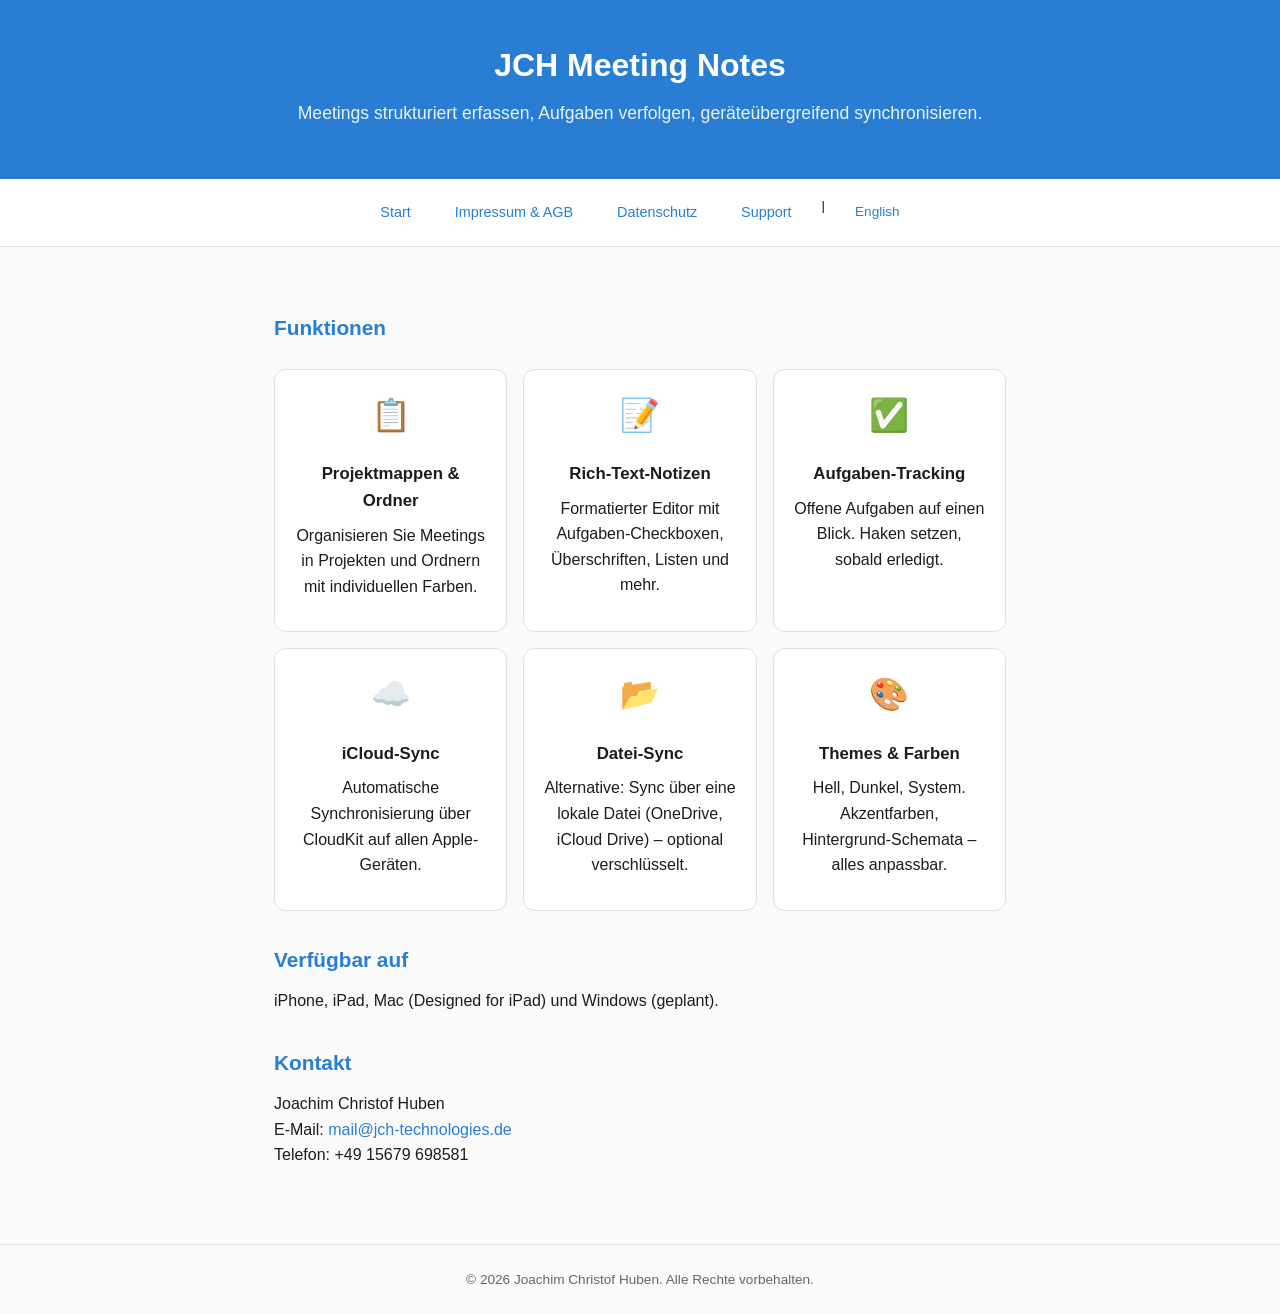
<file: docs/index.html>
<!DOCTYPE html>
<html lang="de">
<head>
  <meta charset="UTF-8">
  <meta name="viewport" content="width=device-width, initial-scale=1.0">
  <title>JCH Meeting Notes</title>
  <link rel="stylesheet" href="style.css">
</head>
<body>
  <header>
    <h1>JCH Meeting Notes</h1>
    <p>Meetings strukturiert erfassen, Aufgaben verfolgen, geräteübergreifend synchronisieren.</p>
  </header>
  <nav>
    <a href="index.html">Start</a>
    <a href="impressum.html">Impressum &amp; AGB</a>
    <a href="datenschutz.html">Datenschutz</a>
    <a href="support.html">Support</a>
    <span class="lang-switch">|</span>
    <a href="index_en.html" class="lang-switch">English</a>
  </nav>
  <main>
    <h2>Funktionen</h2>
    <div class="features">
      <div class="feature-card">
        <div class="icon">📋</div>
        <h3>Projektmappen &amp; Ordner</h3>
        <p>Organisieren Sie Meetings in Projekten und Ordnern mit individuellen Farben.</p>
      </div>
      <div class="feature-card">
        <div class="icon">📝</div>
        <h3>Rich-Text-Notizen</h3>
        <p>Formatierter Editor mit Aufgaben-Checkboxen, Überschriften, Listen und mehr.</p>
      </div>
      <div class="feature-card">
        <div class="icon">✅</div>
        <h3>Aufgaben-Tracking</h3>
        <p>Offene Aufgaben auf einen Blick. Haken setzen, sobald erledigt.</p>
      </div>
      <div class="feature-card">
        <div class="icon">☁️</div>
        <h3>iCloud-Sync</h3>
        <p>Automatische Synchronisierung über CloudKit auf allen Apple-Geräten.</p>
      </div>
      <div class="feature-card">
        <div class="icon">📂</div>
        <h3>Datei-Sync</h3>
        <p>Alternative: Sync über eine lokale Datei (OneDrive, iCloud Drive) – optional verschlüsselt.</p>
      </div>
      <div class="feature-card">
        <div class="icon">🎨</div>
        <h3>Themes &amp; Farben</h3>
        <p>Hell, Dunkel, System. Akzentfarben, Hintergrund-Schemata – alles anpassbar.</p>
      </div>
    </div>

    <h2>Verfügbar auf</h2>
    <p>iPhone, iPad, Mac (Designed for iPad) und Windows (geplant).</p>

    <h2>Kontakt</h2>
    <p>Joachim Christof Huben<br>
    E-Mail: <a href="mailto:mail@jch-technologies.de">mail@jch-technologies.de</a><br>
    Telefon: +49 15679 698581</p>
  </main>
  <footer>&copy; 2026 Joachim Christof Huben. Alle Rechte vorbehalten.</footer>
</body>
</html>
</file>
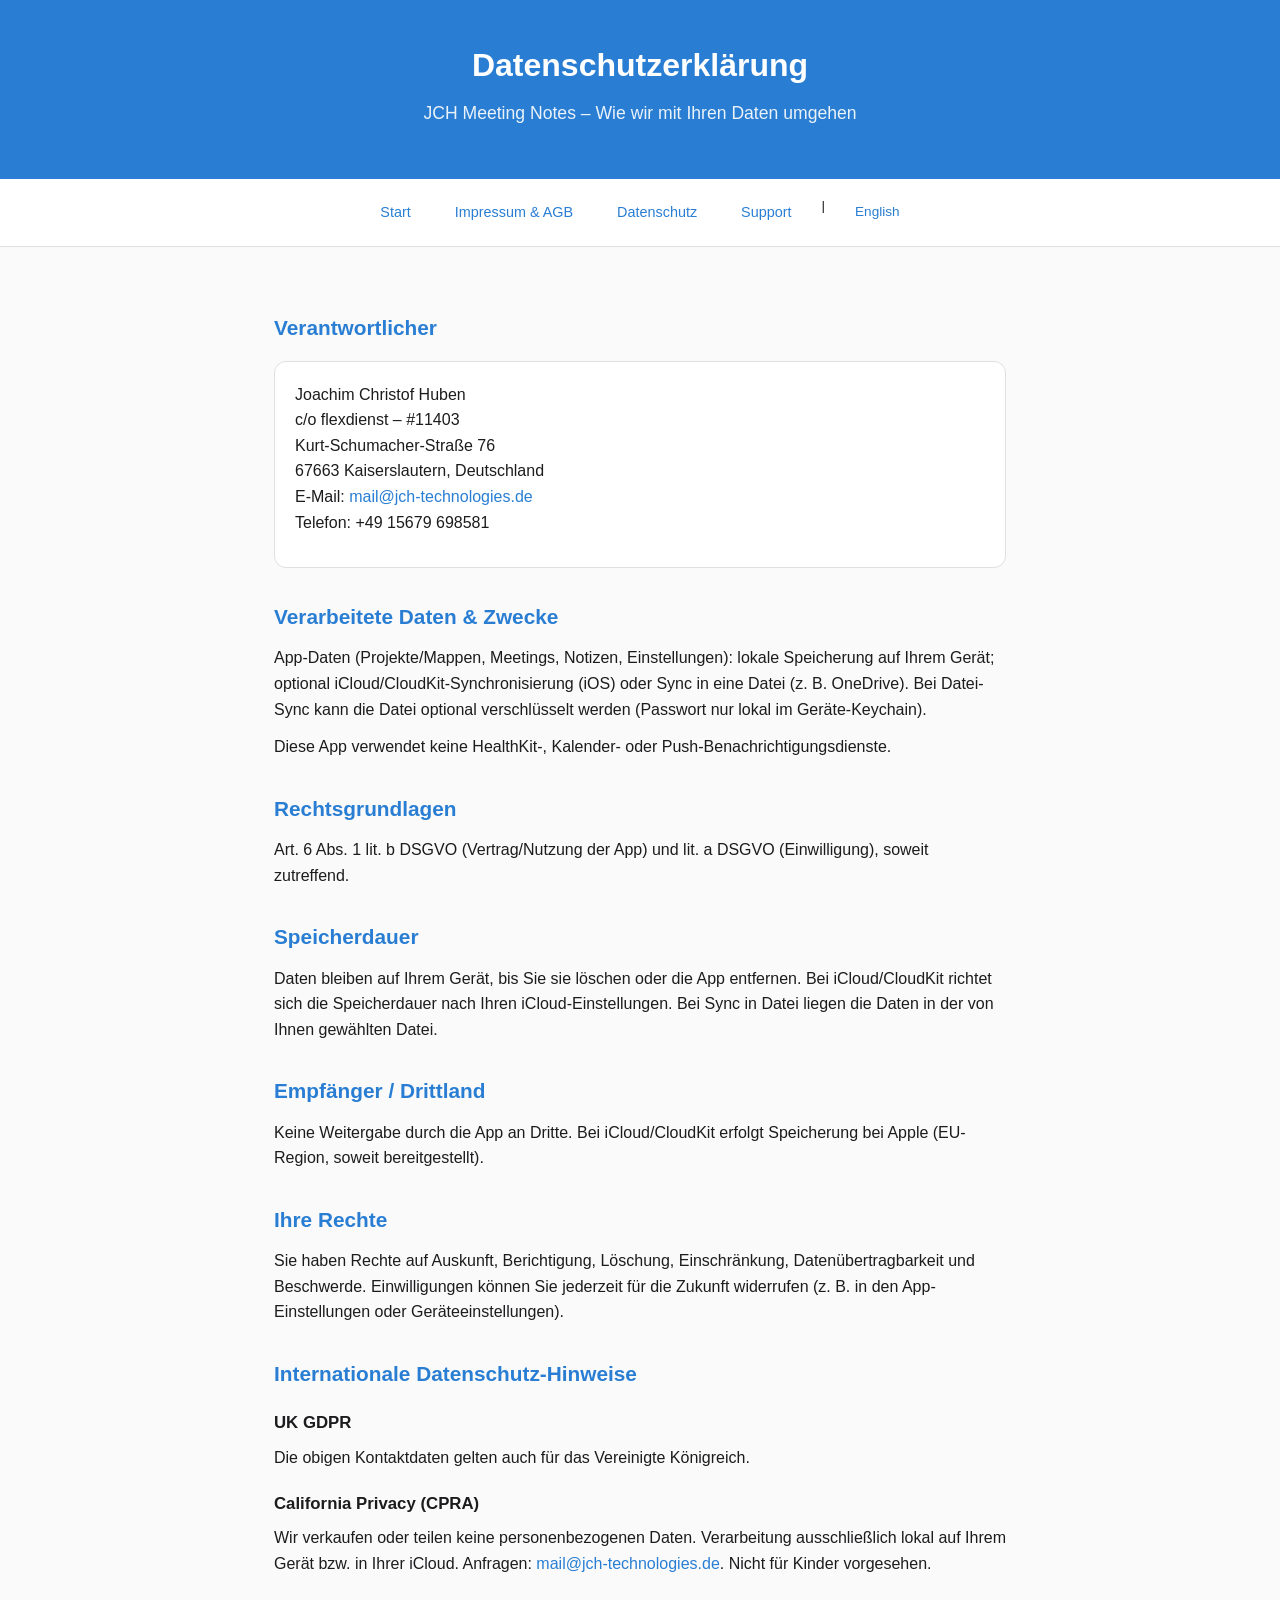
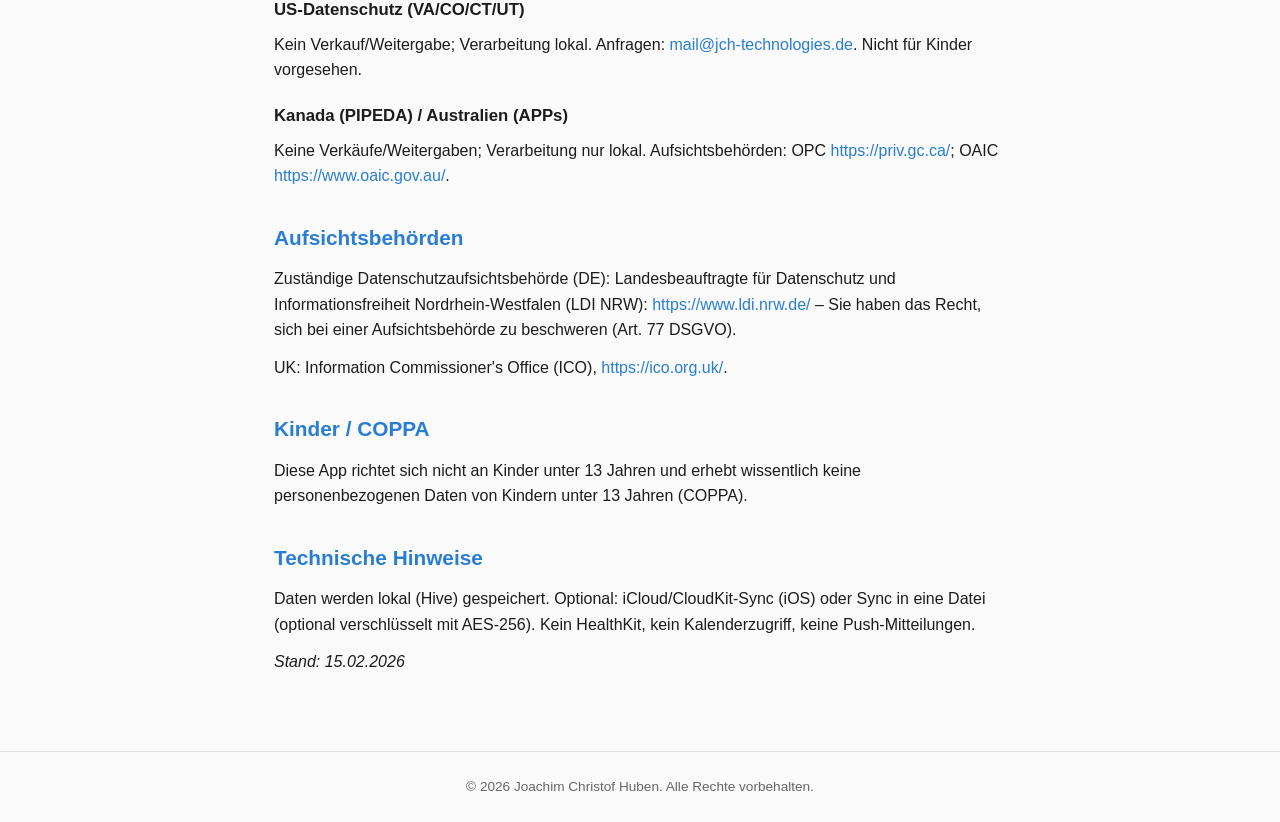
<file: docs/datenschutz.html>
<!DOCTYPE html>
<html lang="de">
<head>
  <meta charset="UTF-8">
  <meta name="viewport" content="width=device-width, initial-scale=1.0">
  <title>Datenschutzerklärung – JCH Meeting Notes</title>
  <link rel="stylesheet" href="style.css">
</head>
<body>
  <header>
    <h1>Datenschutzerklärung</h1>
    <p>JCH Meeting Notes – Wie wir mit Ihren Daten umgehen</p>
  </header>
  <nav>
    <a href="index.html">Start</a>
    <a href="impressum.html">Impressum &amp; AGB</a>
    <a href="datenschutz.html">Datenschutz</a>
    <a href="support.html">Support</a>
    <span class="lang-switch">|</span>
    <a href="privacy.html" class="lang-switch">English</a>
  </nav>
  <main>
    <h2>Verantwortlicher</h2>
    <div class="card">
      <p>Joachim Christof Huben<br>
      c/o flexdienst – #11403<br>
      Kurt-Schumacher-Straße 76<br>
      67663 Kaiserslautern, Deutschland<br>
      E-Mail: <a href="mailto:mail@jch-technologies.de">mail@jch-technologies.de</a><br>
      Telefon: +49 15679 698581</p>
    </div>

    <h2>Verarbeitete Daten &amp; Zwecke</h2>
    <p>App-Daten (Projekte/Mappen, Meetings, Notizen, Einstellungen): lokale Speicherung auf Ihrem Gerät; optional iCloud/CloudKit-Synchronisierung (iOS) oder Sync in eine Datei (z. B. OneDrive). Bei Datei-Sync kann die Datei optional verschlüsselt werden (Passwort nur lokal im Geräte-Keychain).</p>
    <p>Diese App verwendet keine HealthKit-, Kalender- oder Push-Benachrichtigungsdienste.</p>

    <h2>Rechtsgrundlagen</h2>
    <p>Art. 6 Abs. 1 lit. b DSGVO (Vertrag/Nutzung der App) und lit. a DSGVO (Einwilligung), soweit zutreffend.</p>

    <h2>Speicherdauer</h2>
    <p>Daten bleiben auf Ihrem Gerät, bis Sie sie löschen oder die App entfernen. Bei iCloud/CloudKit richtet sich die Speicherdauer nach Ihren iCloud-Einstellungen. Bei Sync in Datei liegen die Daten in der von Ihnen gewählten Datei.</p>

    <h2>Empfänger / Drittland</h2>
    <p>Keine Weitergabe durch die App an Dritte. Bei iCloud/CloudKit erfolgt Speicherung bei Apple (EU-Region, soweit bereitgestellt).</p>

    <h2>Ihre Rechte</h2>
    <p>Sie haben Rechte auf Auskunft, Berichtigung, Löschung, Einschränkung, Datenübertragbarkeit und Beschwerde. Einwilligungen können Sie jederzeit für die Zukunft widerrufen (z. B. in den App-Einstellungen oder Geräteeinstellungen).</p>

    <h2>Internationale Datenschutz-Hinweise</h2>
    <h3>UK GDPR</h3>
    <p>Die obigen Kontaktdaten gelten auch für das Vereinigte Königreich.</p>
    <h3>California Privacy (CPRA)</h3>
    <p>Wir verkaufen oder teilen keine personenbezogenen Daten. Verarbeitung ausschließlich lokal auf Ihrem Gerät bzw. in Ihrer iCloud. Anfragen: <a href="mailto:mail@jch-technologies.de">mail@jch-technologies.de</a>. Nicht für Kinder vorgesehen.</p>
    <h3>US-Datenschutz (VA/CO/CT/UT)</h3>
    <p>Kein Verkauf/Weitergabe; Verarbeitung lokal. Anfragen: <a href="mailto:mail@jch-technologies.de">mail@jch-technologies.de</a>. Nicht für Kinder vorgesehen.</p>
    <h3>Kanada (PIPEDA) / Australien (APPs)</h3>
    <p>Keine Verkäufe/Weitergaben; Verarbeitung nur lokal. Aufsichtsbehörden: OPC <a href="https://priv.gc.ca/" target="_blank">https://priv.gc.ca/</a>; OAIC <a href="https://www.oaic.gov.au/" target="_blank">https://www.oaic.gov.au/</a>.</p>

    <h2>Aufsichtsbehörden</h2>
    <p>Zuständige Datenschutzaufsichtsbehörde (DE): Landesbeauftragte für Datenschutz und Informationsfreiheit Nordrhein-Westfalen (LDI NRW): <a href="https://www.ldi.nrw.de/" target="_blank">https://www.ldi.nrw.de/</a> – Sie haben das Recht, sich bei einer Aufsichtsbehörde zu beschweren (Art. 77 DSGVO).</p>
    <p>UK: Information Commissioner's Office (ICO), <a href="https://ico.org.uk/" target="_blank">https://ico.org.uk/</a>.</p>

    <h2>Kinder / COPPA</h2>
    <p>Diese App richtet sich nicht an Kinder unter 13 Jahren und erhebt wissentlich keine personenbezogenen Daten von Kindern unter 13 Jahren (COPPA).</p>

    <h2>Technische Hinweise</h2>
    <p>Daten werden lokal (Hive) gespeichert. Optional: iCloud/CloudKit-Sync (iOS) oder Sync in eine Datei (optional verschlüsselt mit AES-256). Kein HealthKit, kein Kalenderzugriff, keine Push-Mitteilungen.</p>

    <p><em>Stand: 15.02.2026</em></p>
  </main>
  <footer>&copy; 2026 Joachim Christof Huben. Alle Rechte vorbehalten.</footer>
</body>
</html>
</file>
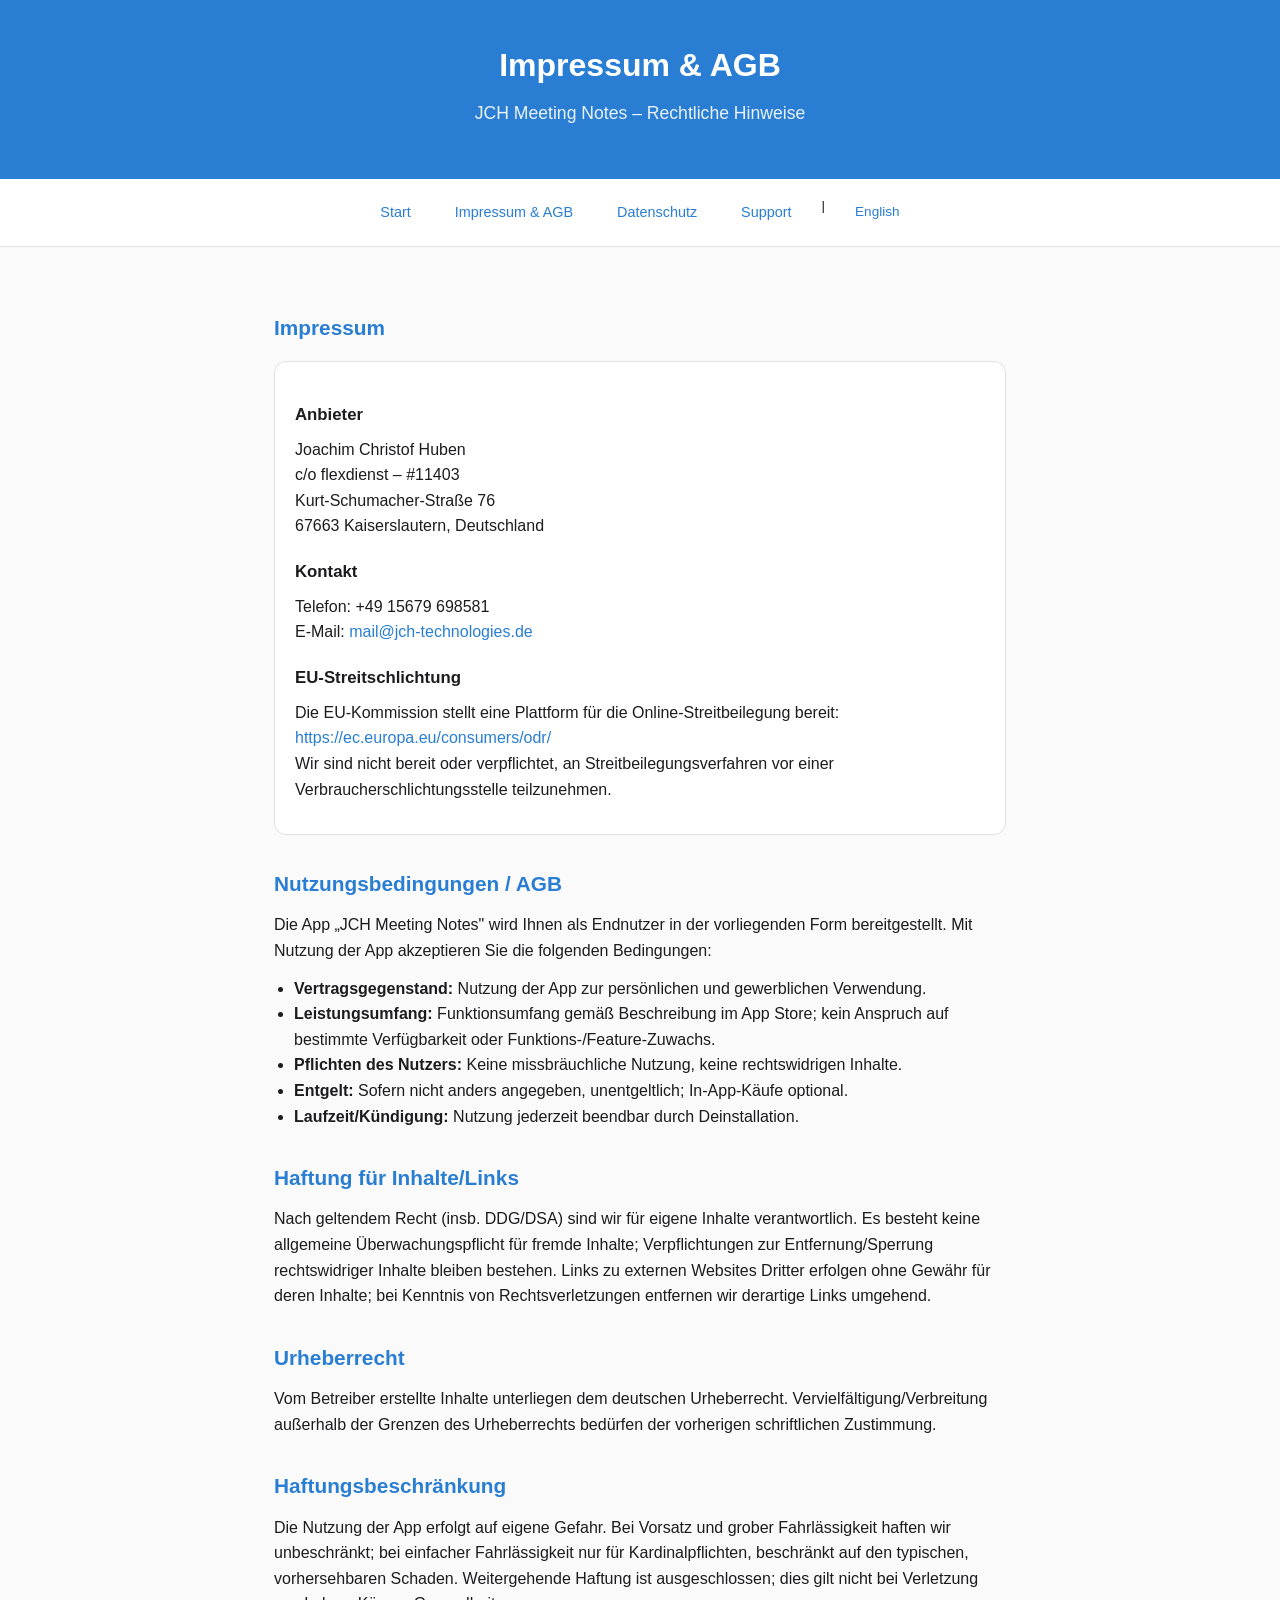
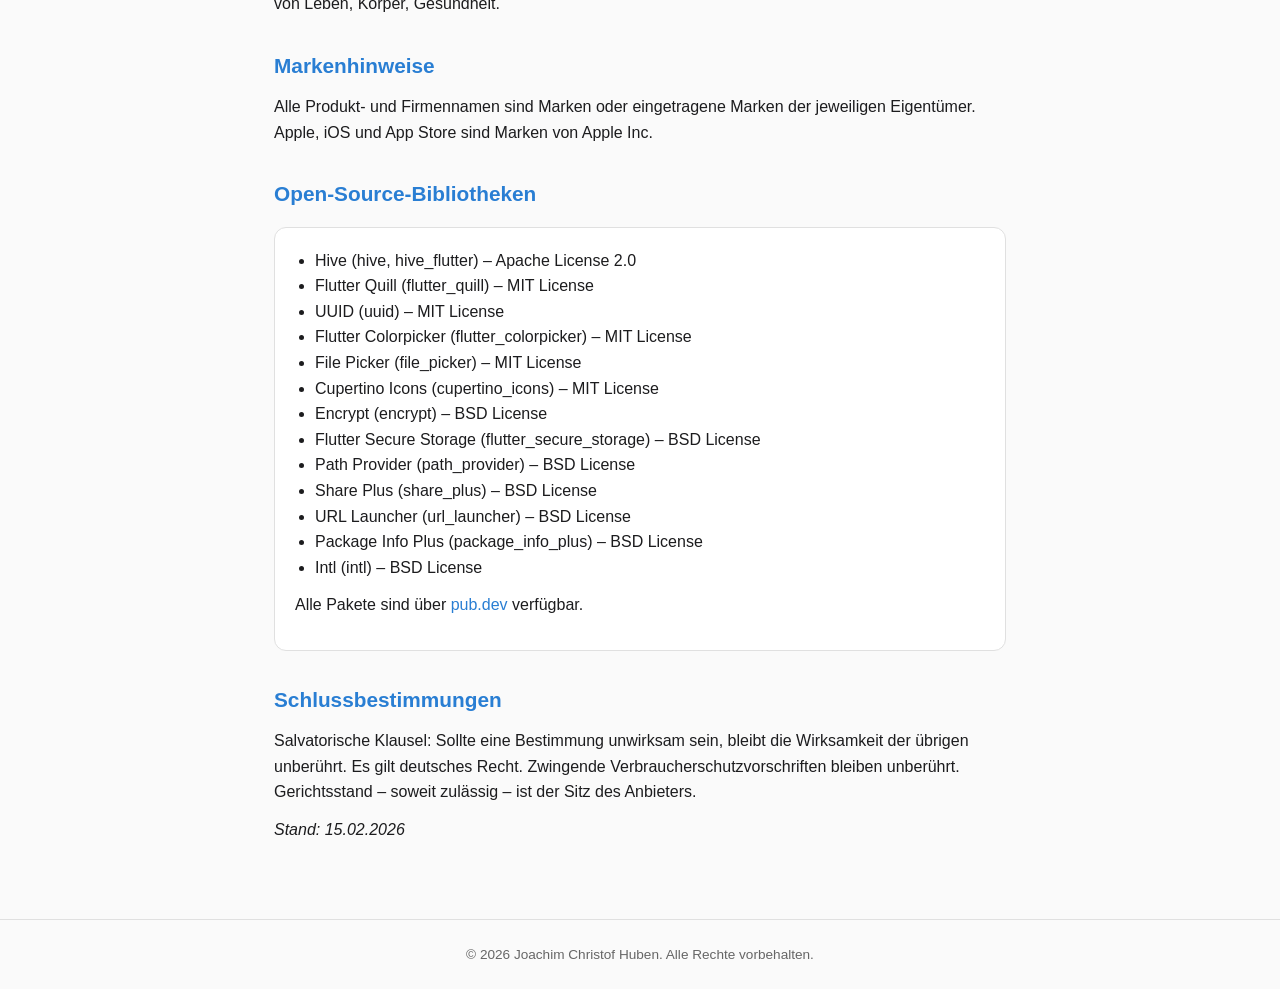
<file: docs/impressum.html>
<!DOCTYPE html>
<html lang="de">
<head>
  <meta charset="UTF-8">
  <meta name="viewport" content="width=device-width, initial-scale=1.0">
  <title>Impressum &amp; AGB – JCH Meeting Notes</title>
  <link rel="stylesheet" href="style.css">
</head>
<body>
  <header>
    <h1>Impressum &amp; AGB</h1>
    <p>JCH Meeting Notes – Rechtliche Hinweise</p>
  </header>
  <nav>
    <a href="index.html">Start</a>
    <a href="impressum.html">Impressum &amp; AGB</a>
    <a href="datenschutz.html">Datenschutz</a>
    <a href="support.html">Support</a>
    <span class="lang-switch">|</span>
    <a href="legal.html" class="lang-switch">English</a>
  </nav>
  <main>
    <h2>Impressum</h2>
    <div class="card">
      <h3>Anbieter</h3>
      <p>Joachim Christof Huben<br>
      c/o flexdienst – #11403<br>
      Kurt-Schumacher-Straße 76<br>
      67663 Kaiserslautern, Deutschland</p>
      <h3>Kontakt</h3>
      <p>Telefon: +49 15679 698581<br>
      E-Mail: <a href="mailto:mail@jch-technologies.de">mail@jch-technologies.de</a></p>
      <h3>EU-Streitschlichtung</h3>
      <p>Die EU-Kommission stellt eine Plattform für die Online-Streitbeilegung bereit:
      <a href="https://ec.europa.eu/consumers/odr/" target="_blank">https://ec.europa.eu/consumers/odr/</a><br>
      Wir sind nicht bereit oder verpflichtet, an Streitbeilegungsverfahren vor einer Verbraucherschlichtungsstelle teilzunehmen.</p>
    </div>

    <h2>Nutzungsbedingungen / AGB</h2>
    <p>Die App „JCH Meeting Notes" wird Ihnen als Endnutzer in der vorliegenden Form bereitgestellt. Mit Nutzung der App akzeptieren Sie die folgenden Bedingungen:</p>
    <ul>
      <li><strong>Vertragsgegenstand:</strong> Nutzung der App zur persönlichen und gewerblichen Verwendung.</li>
      <li><strong>Leistungsumfang:</strong> Funktionsumfang gemäß Beschreibung im App Store; kein Anspruch auf bestimmte Verfügbarkeit oder Funktions-/Feature-Zuwachs.</li>
      <li><strong>Pflichten des Nutzers:</strong> Keine missbräuchliche Nutzung, keine rechtswidrigen Inhalte.</li>
      <li><strong>Entgelt:</strong> Sofern nicht anders angegeben, unentgeltlich; In-App-Käufe optional.</li>
      <li><strong>Laufzeit/Kündigung:</strong> Nutzung jederzeit beendbar durch Deinstallation.</li>
    </ul>

    <h2>Haftung für Inhalte/Links</h2>
    <p>Nach geltendem Recht (insb. DDG/DSA) sind wir für eigene Inhalte verantwortlich. Es besteht keine allgemeine Überwachungspflicht für fremde Inhalte; Verpflichtungen zur Entfernung/Sperrung rechtswidriger Inhalte bleiben bestehen. Links zu externen Websites Dritter erfolgen ohne Gewähr für deren Inhalte; bei Kenntnis von Rechtsverletzungen entfernen wir derartige Links umgehend.</p>

    <h2>Urheberrecht</h2>
    <p>Vom Betreiber erstellte Inhalte unterliegen dem deutschen Urheberrecht. Vervielfältigung/Verbreitung außerhalb der Grenzen des Urheberrechts bedürfen der vorherigen schriftlichen Zustimmung.</p>

    <h2>Haftungsbeschränkung</h2>
    <p>Die Nutzung der App erfolgt auf eigene Gefahr. Bei Vorsatz und grober Fahrlässigkeit haften wir unbeschränkt; bei einfacher Fahrlässigkeit nur für Kardinalpflichten, beschränkt auf den typischen, vorhersehbaren Schaden. Weitergehende Haftung ist ausgeschlossen; dies gilt nicht bei Verletzung von Leben, Körper, Gesundheit.</p>

    <h2>Markenhinweise</h2>
    <p>Alle Produkt- und Firmennamen sind Marken oder eingetragene Marken der jeweiligen Eigentümer. Apple, iOS und App Store sind Marken von Apple Inc.</p>

    <h2>Open-Source-Bibliotheken</h2>
    <div class="card">
      <ul>
        <li>Hive (hive, hive_flutter) – Apache License 2.0</li>
        <li>Flutter Quill (flutter_quill) – MIT License</li>
        <li>UUID (uuid) – MIT License</li>
        <li>Flutter Colorpicker (flutter_colorpicker) – MIT License</li>
        <li>File Picker (file_picker) – MIT License</li>
        <li>Cupertino Icons (cupertino_icons) – MIT License</li>
        <li>Encrypt (encrypt) – BSD License</li>
        <li>Flutter Secure Storage (flutter_secure_storage) – BSD License</li>
        <li>Path Provider (path_provider) – BSD License</li>
        <li>Share Plus (share_plus) – BSD License</li>
        <li>URL Launcher (url_launcher) – BSD License</li>
        <li>Package Info Plus (package_info_plus) – BSD License</li>
        <li>Intl (intl) – BSD License</li>
      </ul>
      <p>Alle Pakete sind über <a href="https://pub.dev" target="_blank">pub.dev</a> verfügbar.</p>
    </div>

    <h2>Schlussbestimmungen</h2>
    <p>Salvatorische Klausel: Sollte eine Bestimmung unwirksam sein, bleibt die Wirksamkeit der übrigen unberührt. Es gilt deutsches Recht. Zwingende Verbraucherschutzvorschriften bleiben unberührt. Gerichtsstand – soweit zulässig – ist der Sitz des Anbieters.</p>
    <p><em>Stand: 15.02.2026</em></p>
  </main>
  <footer>&copy; 2026 Joachim Christof Huben. Alle Rechte vorbehalten.</footer>
</body>
</html>
</file>
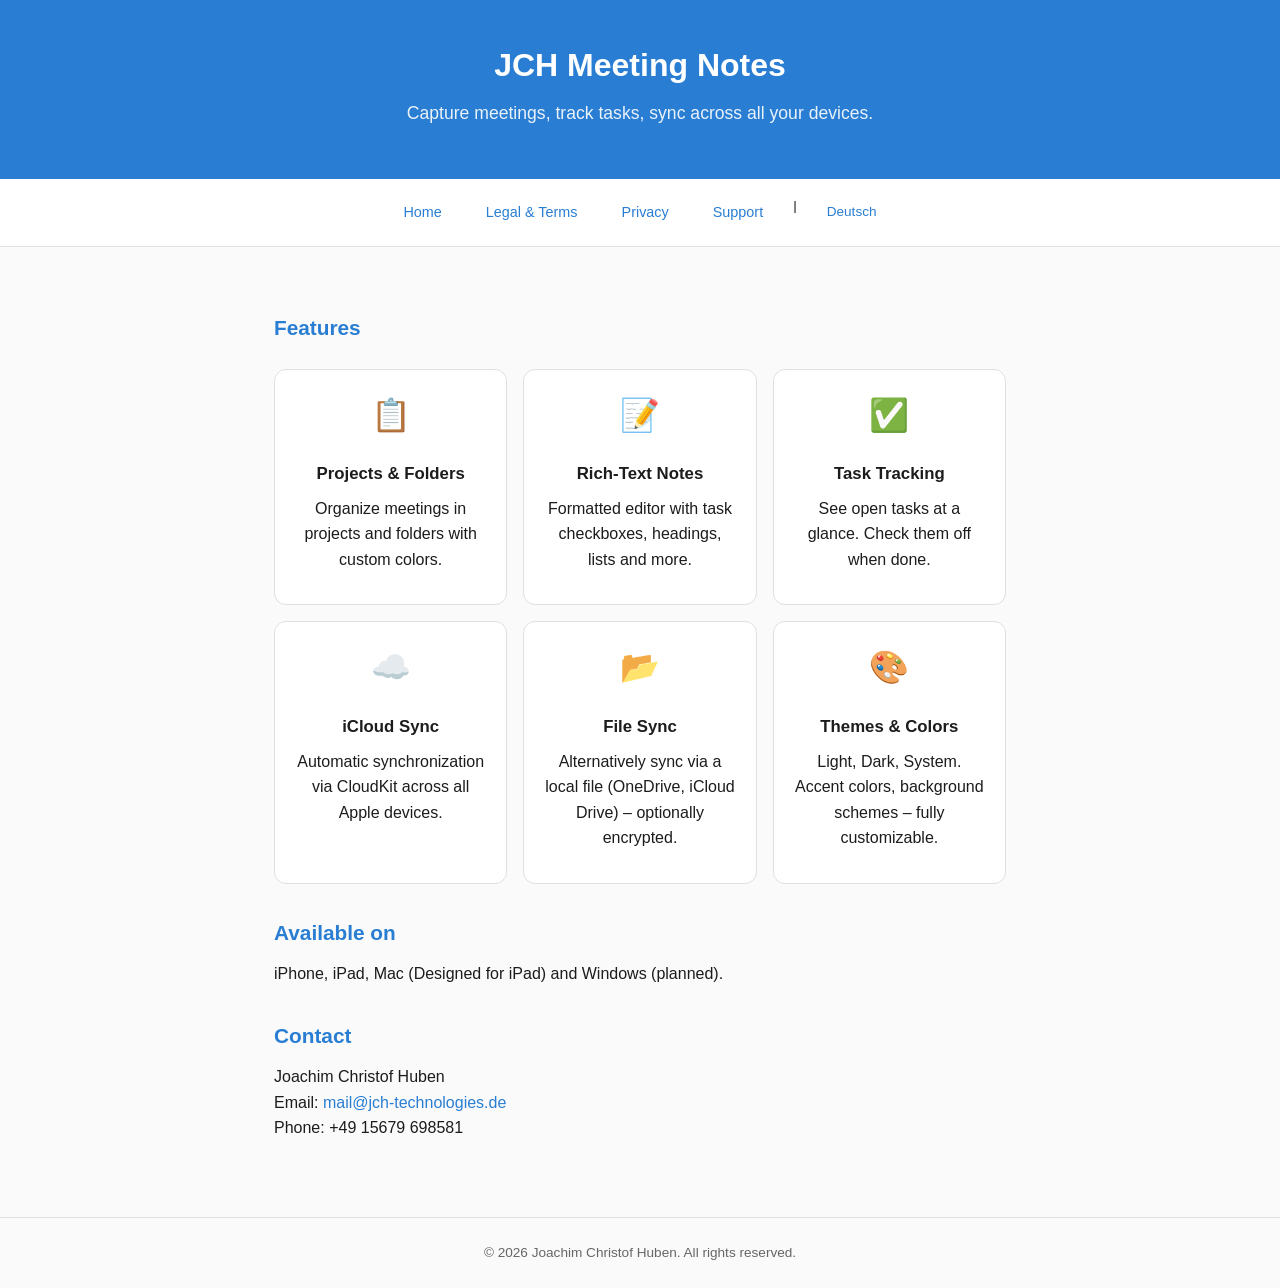
<file: docs/index_en.html>
<!DOCTYPE html>
<html lang="en">
<head>
  <meta charset="UTF-8">
  <meta name="viewport" content="width=device-width, initial-scale=1.0">
  <title>JCH Meeting Notes</title>
  <link rel="stylesheet" href="style.css">
</head>
<body>
  <header>
    <h1>JCH Meeting Notes</h1>
    <p>Capture meetings, track tasks, sync across all your devices.</p>
  </header>
  <nav>
    <a href="index_en.html">Home</a>
    <a href="legal.html">Legal &amp; Terms</a>
    <a href="privacy.html">Privacy</a>
    <a href="support_en.html">Support</a>
    <span class="lang-switch">|</span>
    <a href="index.html" class="lang-switch">Deutsch</a>
  </nav>
  <main>
    <h2>Features</h2>
    <div class="features">
      <div class="feature-card">
        <div class="icon">📋</div>
        <h3>Projects &amp; Folders</h3>
        <p>Organize meetings in projects and folders with custom colors.</p>
      </div>
      <div class="feature-card">
        <div class="icon">📝</div>
        <h3>Rich-Text Notes</h3>
        <p>Formatted editor with task checkboxes, headings, lists and more.</p>
      </div>
      <div class="feature-card">
        <div class="icon">✅</div>
        <h3>Task Tracking</h3>
        <p>See open tasks at a glance. Check them off when done.</p>
      </div>
      <div class="feature-card">
        <div class="icon">☁️</div>
        <h3>iCloud Sync</h3>
        <p>Automatic synchronization via CloudKit across all Apple devices.</p>
      </div>
      <div class="feature-card">
        <div class="icon">📂</div>
        <h3>File Sync</h3>
        <p>Alternatively sync via a local file (OneDrive, iCloud Drive) – optionally encrypted.</p>
      </div>
      <div class="feature-card">
        <div class="icon">🎨</div>
        <h3>Themes &amp; Colors</h3>
        <p>Light, Dark, System. Accent colors, background schemes – fully customizable.</p>
      </div>
    </div>

    <h2>Available on</h2>
    <p>iPhone, iPad, Mac (Designed for iPad) and Windows (planned).</p>

    <h2>Contact</h2>
    <p>Joachim Christof Huben<br>
    Email: <a href="mailto:mail@jch-technologies.de">mail@jch-technologies.de</a><br>
    Phone: +49 15679 698581</p>
  </main>
  <footer>&copy; 2026 Joachim Christof Huben. All rights reserved.</footer>
</body>
</html>
</file>
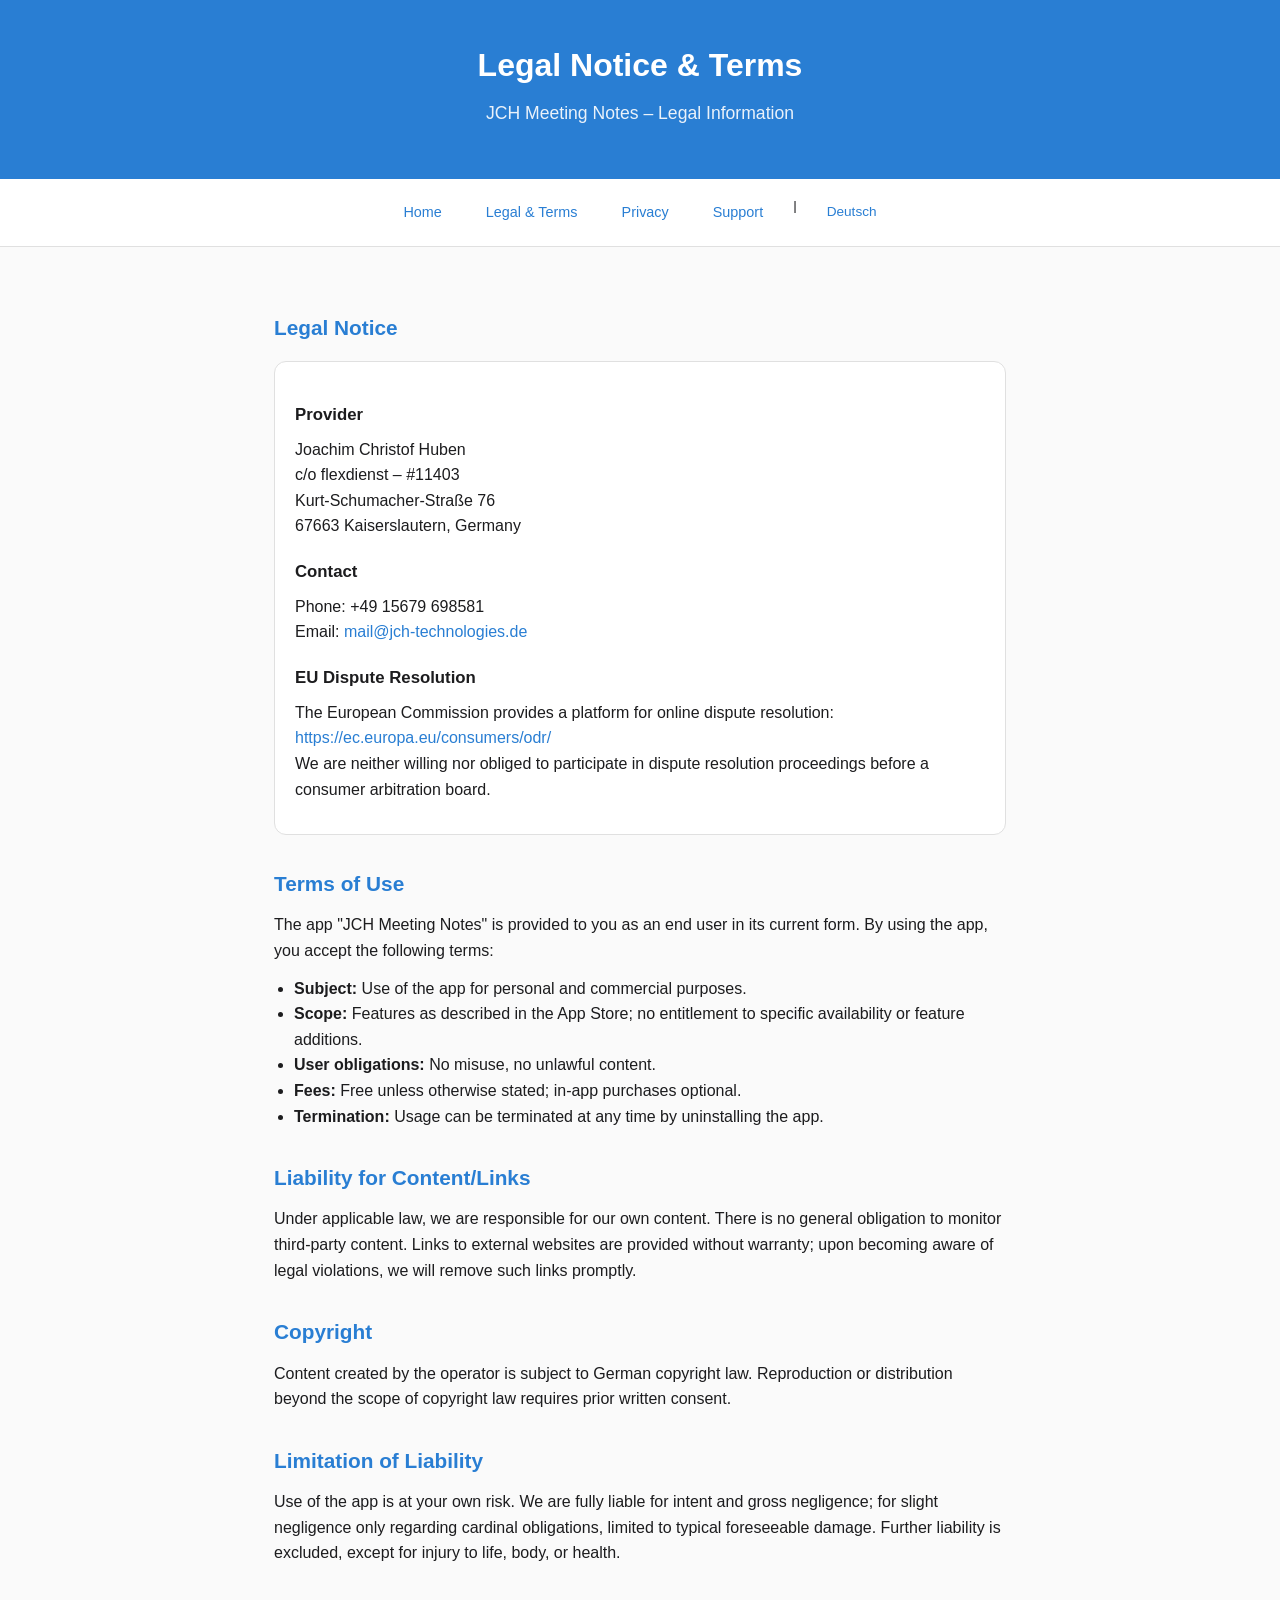
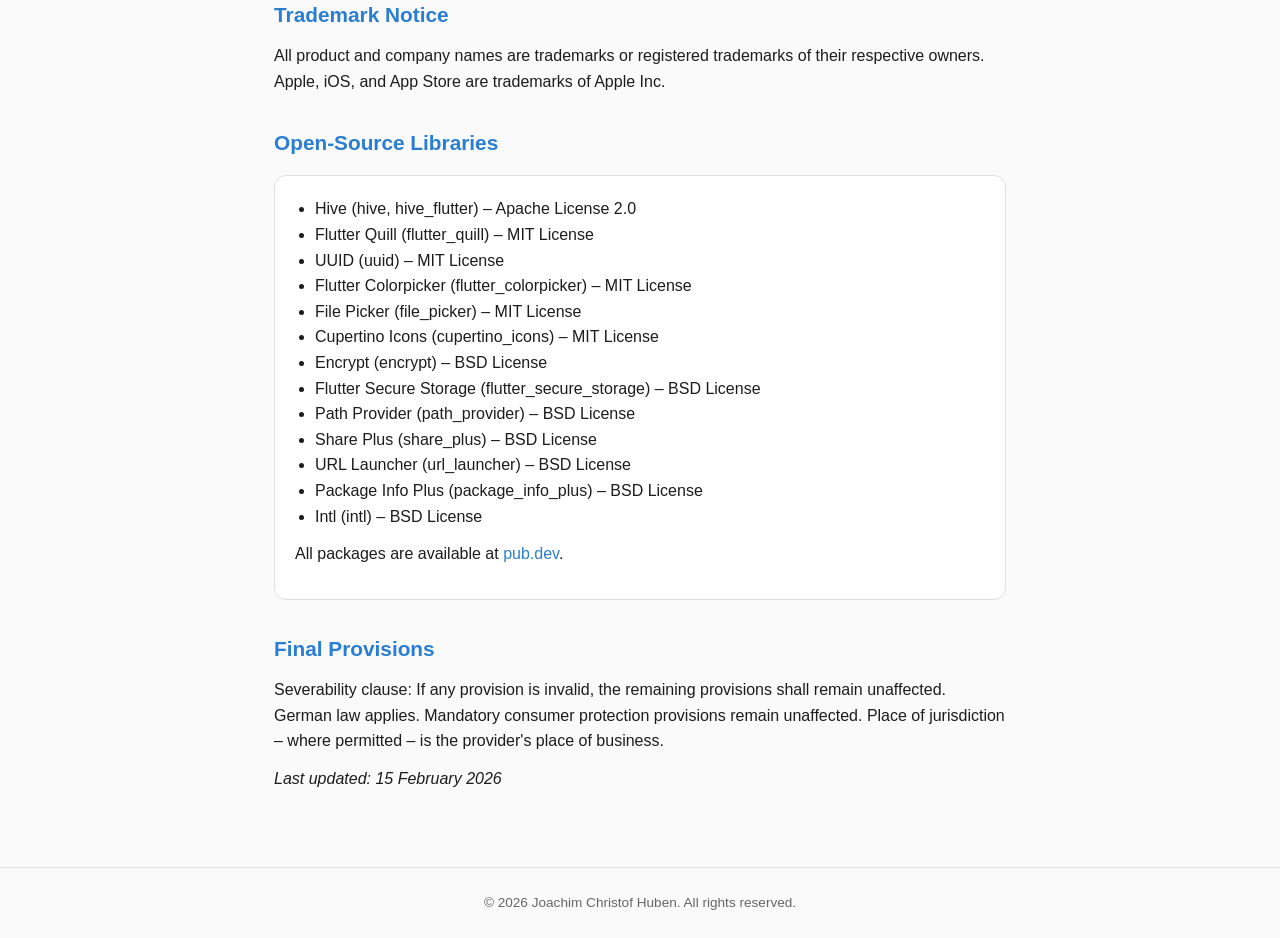
<file: docs/legal.html>
<!DOCTYPE html>
<html lang="en">
<head>
  <meta charset="UTF-8">
  <meta name="viewport" content="width=device-width, initial-scale=1.0">
  <title>Legal Notice &amp; Terms – JCH Meeting Notes</title>
  <link rel="stylesheet" href="style.css">
</head>
<body>
  <header>
    <h1>Legal Notice &amp; Terms</h1>
    <p>JCH Meeting Notes – Legal Information</p>
  </header>
  <nav>
    <a href="index_en.html">Home</a>
    <a href="legal.html">Legal &amp; Terms</a>
    <a href="privacy.html">Privacy</a>
    <a href="support_en.html">Support</a>
    <span class="lang-switch">|</span>
    <a href="impressum.html" class="lang-switch">Deutsch</a>
  </nav>
  <main>
    <h2>Legal Notice</h2>
    <div class="card">
      <h3>Provider</h3>
      <p>Joachim Christof Huben<br>
      c/o flexdienst – #11403<br>
      Kurt-Schumacher-Straße 76<br>
      67663 Kaiserslautern, Germany</p>
      <h3>Contact</h3>
      <p>Phone: +49 15679 698581<br>
      Email: <a href="mailto:mail@jch-technologies.de">mail@jch-technologies.de</a></p>
      <h3>EU Dispute Resolution</h3>
      <p>The European Commission provides a platform for online dispute resolution:
      <a href="https://ec.europa.eu/consumers/odr/" target="_blank">https://ec.europa.eu/consumers/odr/</a><br>
      We are neither willing nor obliged to participate in dispute resolution proceedings before a consumer arbitration board.</p>
    </div>

    <h2>Terms of Use</h2>
    <p>The app "JCH Meeting Notes" is provided to you as an end user in its current form. By using the app, you accept the following terms:</p>
    <ul>
      <li><strong>Subject:</strong> Use of the app for personal and commercial purposes.</li>
      <li><strong>Scope:</strong> Features as described in the App Store; no entitlement to specific availability or feature additions.</li>
      <li><strong>User obligations:</strong> No misuse, no unlawful content.</li>
      <li><strong>Fees:</strong> Free unless otherwise stated; in-app purchases optional.</li>
      <li><strong>Termination:</strong> Usage can be terminated at any time by uninstalling the app.</li>
    </ul>

    <h2>Liability for Content/Links</h2>
    <p>Under applicable law, we are responsible for our own content. There is no general obligation to monitor third-party content. Links to external websites are provided without warranty; upon becoming aware of legal violations, we will remove such links promptly.</p>

    <h2>Copyright</h2>
    <p>Content created by the operator is subject to German copyright law. Reproduction or distribution beyond the scope of copyright law requires prior written consent.</p>

    <h2>Limitation of Liability</h2>
    <p>Use of the app is at your own risk. We are fully liable for intent and gross negligence; for slight negligence only regarding cardinal obligations, limited to typical foreseeable damage. Further liability is excluded, except for injury to life, body, or health.</p>

    <h2>Trademark Notice</h2>
    <p>All product and company names are trademarks or registered trademarks of their respective owners. Apple, iOS, and App Store are trademarks of Apple Inc.</p>

    <h2>Open-Source Libraries</h2>
    <div class="card">
      <ul>
        <li>Hive (hive, hive_flutter) – Apache License 2.0</li>
        <li>Flutter Quill (flutter_quill) – MIT License</li>
        <li>UUID (uuid) – MIT License</li>
        <li>Flutter Colorpicker (flutter_colorpicker) – MIT License</li>
        <li>File Picker (file_picker) – MIT License</li>
        <li>Cupertino Icons (cupertino_icons) – MIT License</li>
        <li>Encrypt (encrypt) – BSD License</li>
        <li>Flutter Secure Storage (flutter_secure_storage) – BSD License</li>
        <li>Path Provider (path_provider) – BSD License</li>
        <li>Share Plus (share_plus) – BSD License</li>
        <li>URL Launcher (url_launcher) – BSD License</li>
        <li>Package Info Plus (package_info_plus) – BSD License</li>
        <li>Intl (intl) – BSD License</li>
      </ul>
      <p>All packages are available at <a href="https://pub.dev" target="_blank">pub.dev</a>.</p>
    </div>

    <h2>Final Provisions</h2>
    <p>Severability clause: If any provision is invalid, the remaining provisions shall remain unaffected. German law applies. Mandatory consumer protection provisions remain unaffected. Place of jurisdiction – where permitted – is the provider's place of business.</p>
    <p><em>Last updated: 15 February 2026</em></p>
  </main>
  <footer>&copy; 2026 Joachim Christof Huben. All rights reserved.</footer>
</body>
</html>
</file>
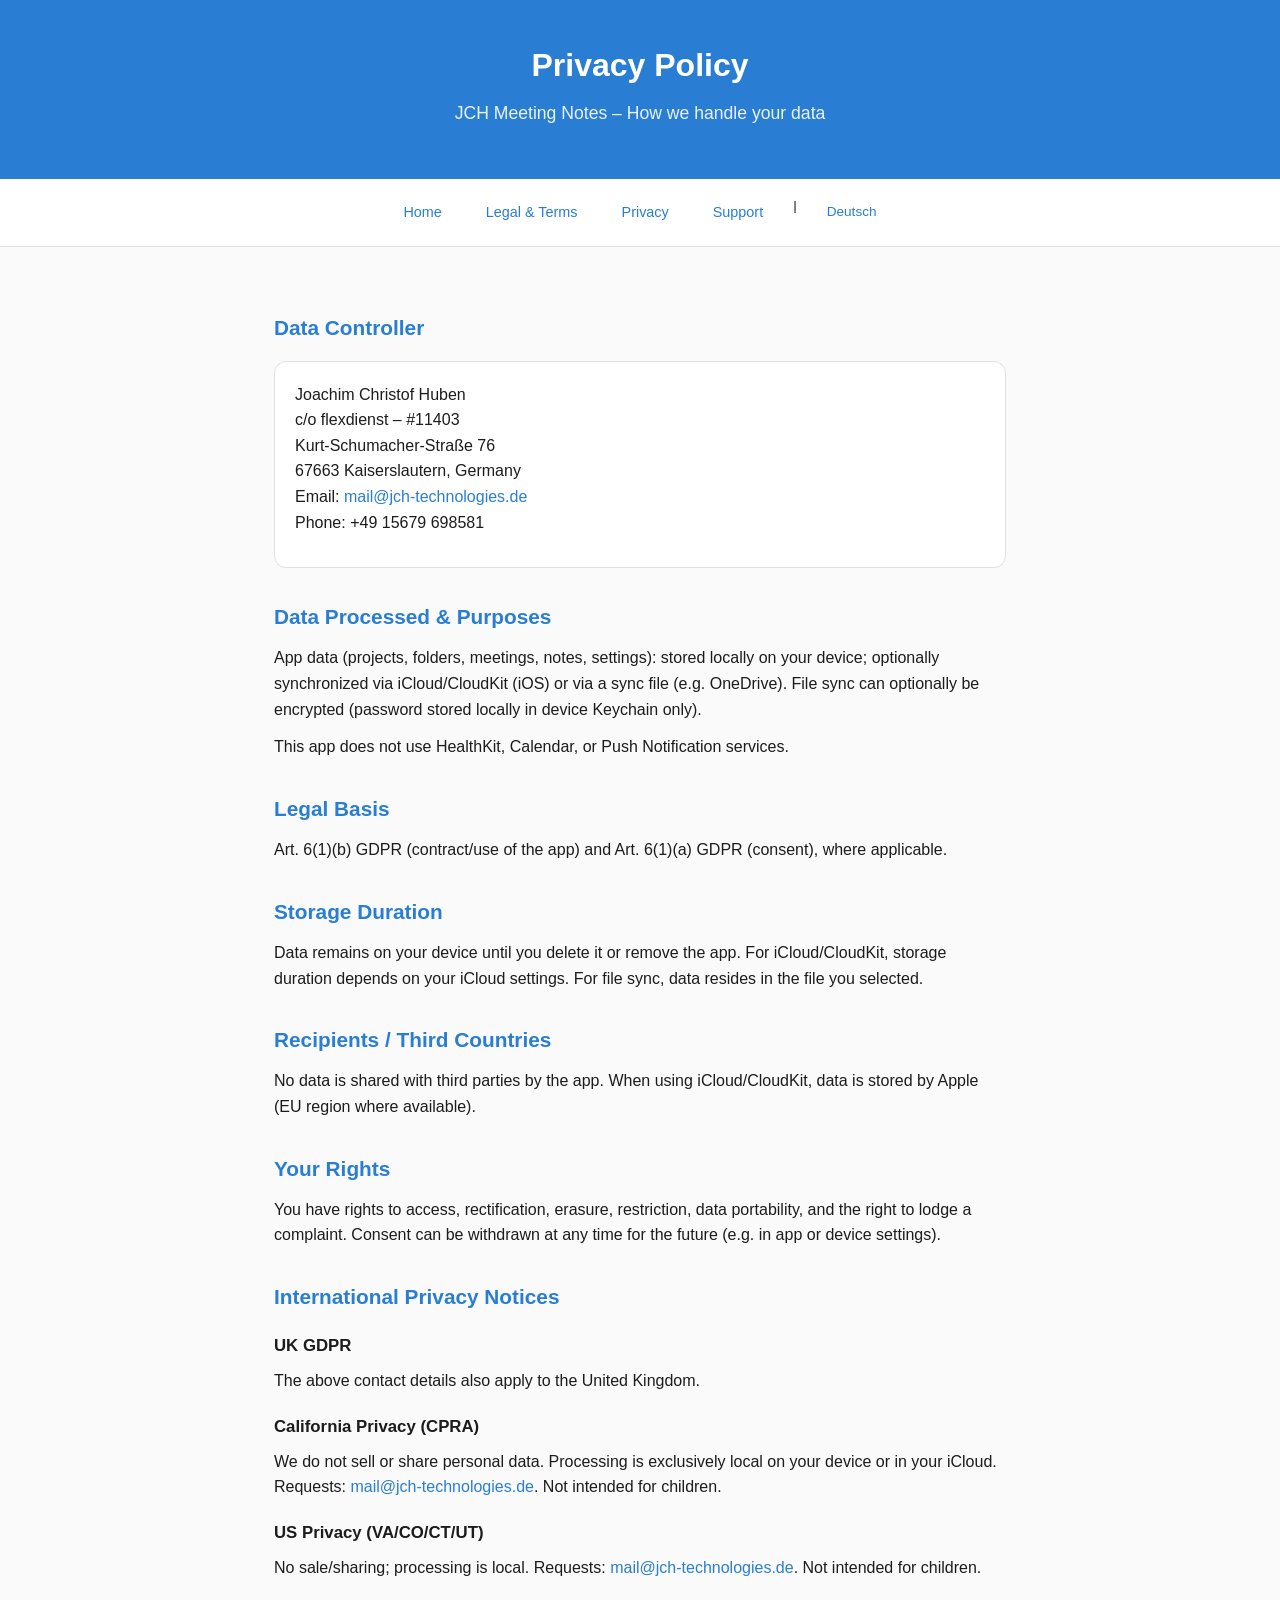
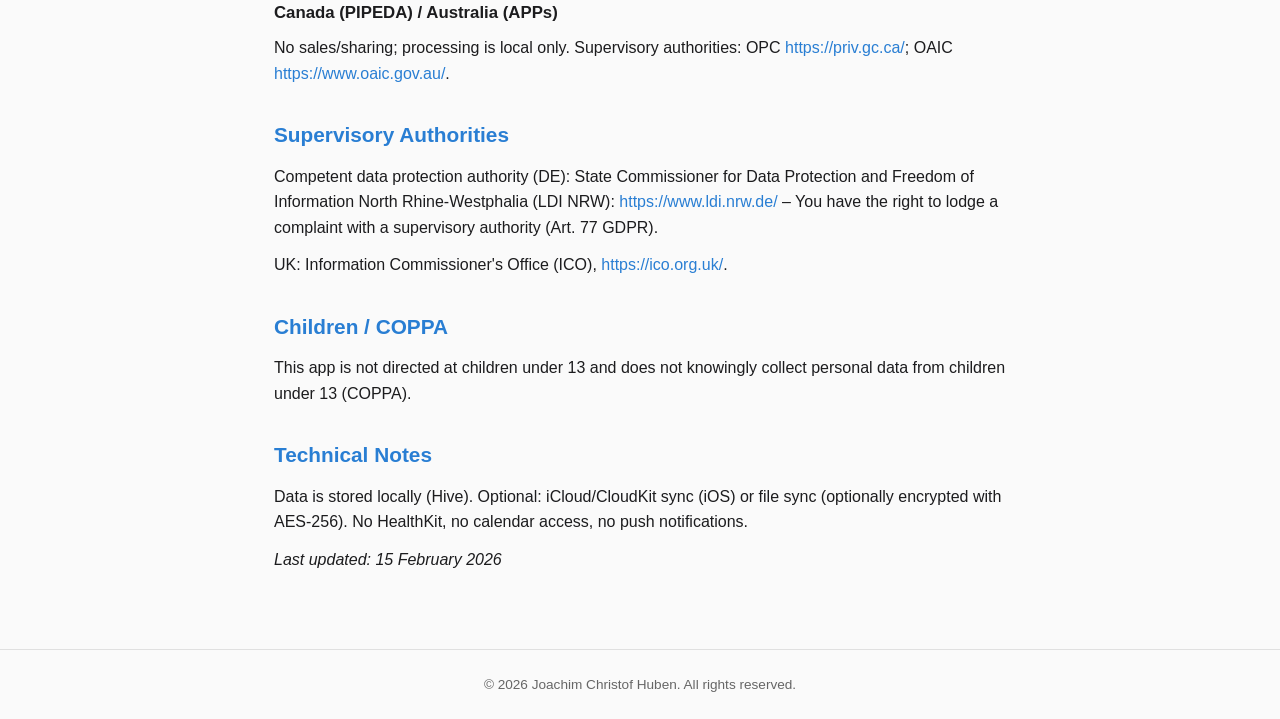
<file: docs/privacy.html>
<!DOCTYPE html>
<html lang="en">
<head>
  <meta charset="UTF-8">
  <meta name="viewport" content="width=device-width, initial-scale=1.0">
  <title>Privacy Policy – JCH Meeting Notes</title>
  <link rel="stylesheet" href="style.css">
</head>
<body>
  <header>
    <h1>Privacy Policy</h1>
    <p>JCH Meeting Notes – How we handle your data</p>
  </header>
  <nav>
    <a href="index_en.html">Home</a>
    <a href="legal.html">Legal &amp; Terms</a>
    <a href="privacy.html">Privacy</a>
    <a href="support_en.html">Support</a>
    <span class="lang-switch">|</span>
    <a href="datenschutz.html" class="lang-switch">Deutsch</a>
  </nav>
  <main>
    <h2>Data Controller</h2>
    <div class="card">
      <p>Joachim Christof Huben<br>
      c/o flexdienst – #11403<br>
      Kurt-Schumacher-Straße 76<br>
      67663 Kaiserslautern, Germany<br>
      Email: <a href="mailto:mail@jch-technologies.de">mail@jch-technologies.de</a><br>
      Phone: +49 15679 698581</p>
    </div>

    <h2>Data Processed &amp; Purposes</h2>
    <p>App data (projects, folders, meetings, notes, settings): stored locally on your device; optionally synchronized via iCloud/CloudKit (iOS) or via a sync file (e.g. OneDrive). File sync can optionally be encrypted (password stored locally in device Keychain only).</p>
    <p>This app does not use HealthKit, Calendar, or Push Notification services.</p>

    <h2>Legal Basis</h2>
    <p>Art. 6(1)(b) GDPR (contract/use of the app) and Art. 6(1)(a) GDPR (consent), where applicable.</p>

    <h2>Storage Duration</h2>
    <p>Data remains on your device until you delete it or remove the app. For iCloud/CloudKit, storage duration depends on your iCloud settings. For file sync, data resides in the file you selected.</p>

    <h2>Recipients / Third Countries</h2>
    <p>No data is shared with third parties by the app. When using iCloud/CloudKit, data is stored by Apple (EU region where available).</p>

    <h2>Your Rights</h2>
    <p>You have rights to access, rectification, erasure, restriction, data portability, and the right to lodge a complaint. Consent can be withdrawn at any time for the future (e.g. in app or device settings).</p>

    <h2>International Privacy Notices</h2>
    <h3>UK GDPR</h3>
    <p>The above contact details also apply to the United Kingdom.</p>
    <h3>California Privacy (CPRA)</h3>
    <p>We do not sell or share personal data. Processing is exclusively local on your device or in your iCloud. Requests: <a href="mailto:mail@jch-technologies.de">mail@jch-technologies.de</a>. Not intended for children.</p>
    <h3>US Privacy (VA/CO/CT/UT)</h3>
    <p>No sale/sharing; processing is local. Requests: <a href="mailto:mail@jch-technologies.de">mail@jch-technologies.de</a>. Not intended for children.</p>
    <h3>Canada (PIPEDA) / Australia (APPs)</h3>
    <p>No sales/sharing; processing is local only. Supervisory authorities: OPC <a href="https://priv.gc.ca/" target="_blank">https://priv.gc.ca/</a>; OAIC <a href="https://www.oaic.gov.au/" target="_blank">https://www.oaic.gov.au/</a>.</p>

    <h2>Supervisory Authorities</h2>
    <p>Competent data protection authority (DE): State Commissioner for Data Protection and Freedom of Information North Rhine-Westphalia (LDI NRW): <a href="https://www.ldi.nrw.de/" target="_blank">https://www.ldi.nrw.de/</a> – You have the right to lodge a complaint with a supervisory authority (Art. 77 GDPR).</p>
    <p>UK: Information Commissioner's Office (ICO), <a href="https://ico.org.uk/" target="_blank">https://ico.org.uk/</a>.</p>

    <h2>Children / COPPA</h2>
    <p>This app is not directed at children under 13 and does not knowingly collect personal data from children under 13 (COPPA).</p>

    <h2>Technical Notes</h2>
    <p>Data is stored locally (Hive). Optional: iCloud/CloudKit sync (iOS) or file sync (optionally encrypted with AES-256). No HealthKit, no calendar access, no push notifications.</p>

    <p><em>Last updated: 15 February 2026</em></p>
  </main>
  <footer>&copy; 2026 Joachim Christof Huben. All rights reserved.</footer>
</body>
</html>
</file>
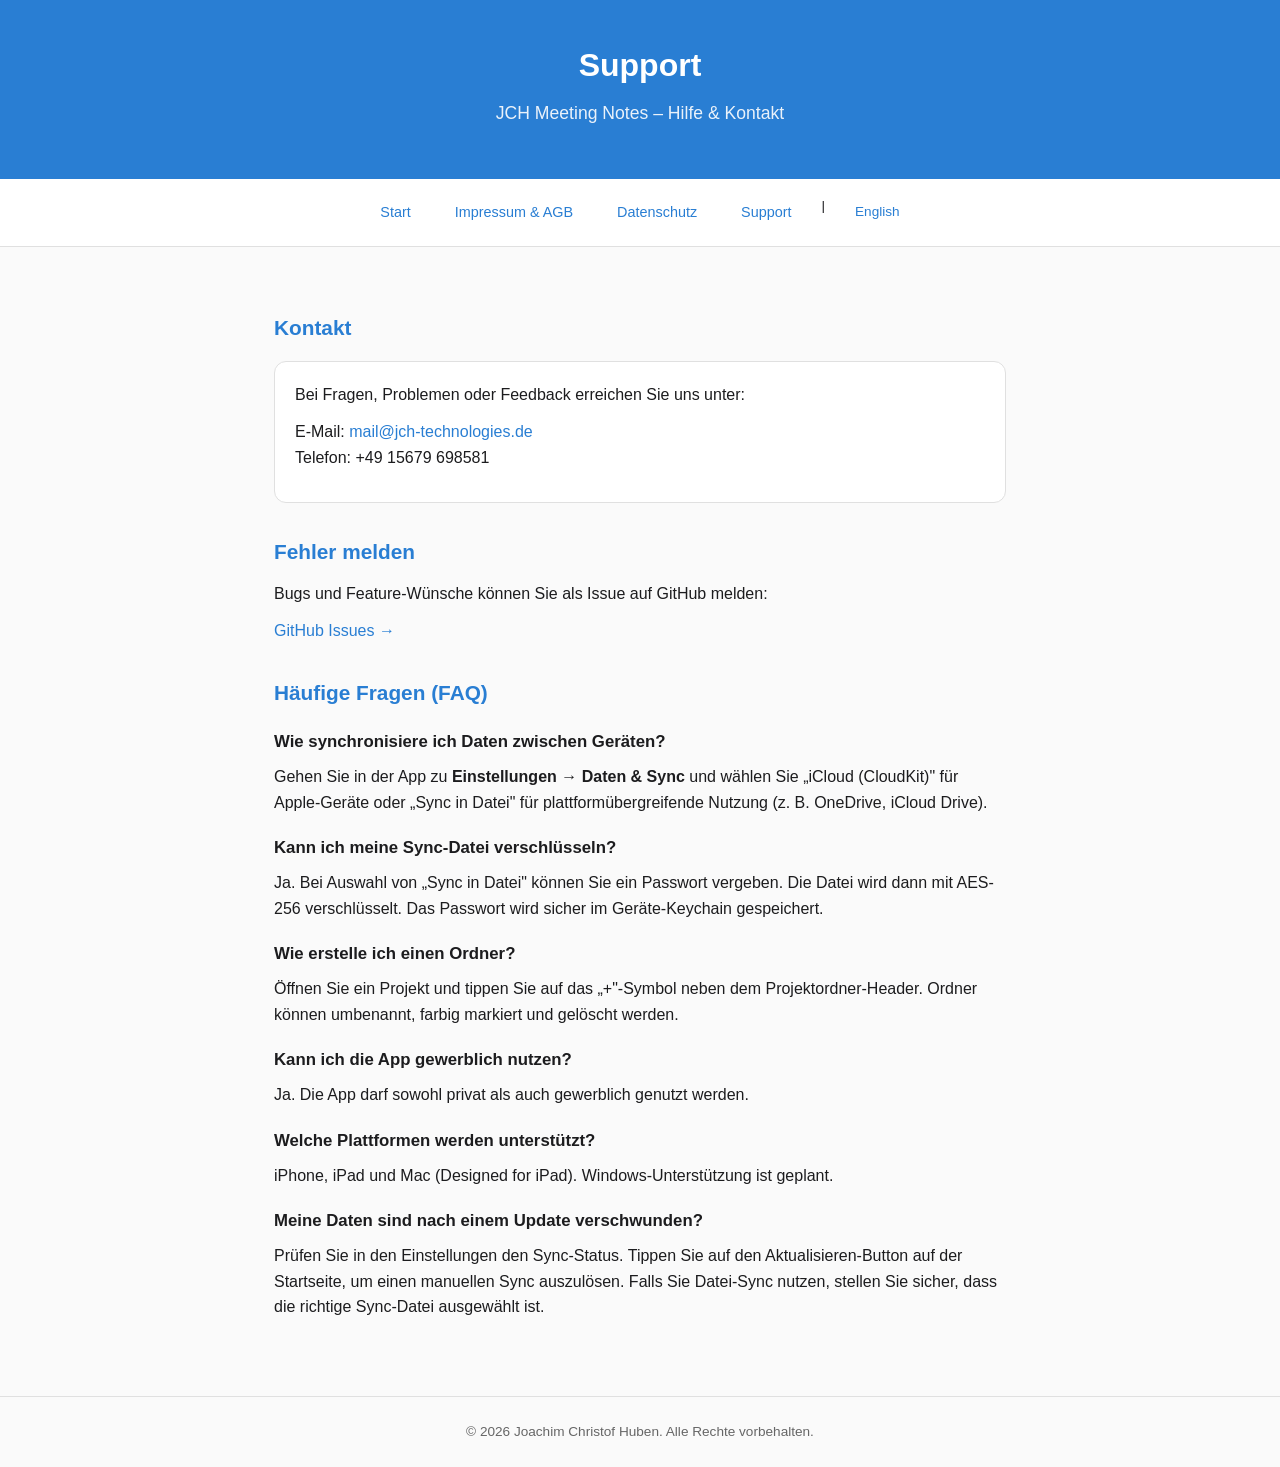
<file: docs/support.html>
<!DOCTYPE html>
<html lang="de">
<head>
  <meta charset="UTF-8">
  <meta name="viewport" content="width=device-width, initial-scale=1.0">
  <title>Support – JCH Meeting Notes</title>
  <link rel="stylesheet" href="style.css">
</head>
<body>
  <header>
    <h1>Support</h1>
    <p>JCH Meeting Notes – Hilfe &amp; Kontakt</p>
  </header>
  <nav>
    <a href="index.html">Start</a>
    <a href="impressum.html">Impressum &amp; AGB</a>
    <a href="datenschutz.html">Datenschutz</a>
    <a href="support.html">Support</a>
    <span class="lang-switch">|</span>
    <a href="support_en.html" class="lang-switch">English</a>
  </nav>
  <main>
    <h2>Kontakt</h2>
    <div class="card">
      <p>Bei Fragen, Problemen oder Feedback erreichen Sie uns unter:</p>
      <p>E-Mail: <a href="mailto:mail@jch-technologies.de">mail@jch-technologies.de</a><br>
      Telefon: +49 15679 698581</p>
    </div>

    <h2>Fehler melden</h2>
    <p>Bugs und Feature-Wünsche können Sie als Issue auf GitHub melden:</p>
    <p><a href="https://github.com/jch-technologies/jch_meeting_notes/issues" target="_blank">GitHub Issues &rarr;</a></p>

    <h2>Häufige Fragen (FAQ)</h2>

    <h3>Wie synchronisiere ich Daten zwischen Geräten?</h3>
    <p>Gehen Sie in der App zu <strong>Einstellungen &rarr; Daten &amp; Sync</strong> und wählen Sie „iCloud (CloudKit)" für Apple-Geräte oder „Sync in Datei" für plattformübergreifende Nutzung (z. B. OneDrive, iCloud Drive).</p>

    <h3>Kann ich meine Sync-Datei verschlüsseln?</h3>
    <p>Ja. Bei Auswahl von „Sync in Datei" können Sie ein Passwort vergeben. Die Datei wird dann mit AES-256 verschlüsselt. Das Passwort wird sicher im Geräte-Keychain gespeichert.</p>

    <h3>Wie erstelle ich einen Ordner?</h3>
    <p>Öffnen Sie ein Projekt und tippen Sie auf das „+"-Symbol neben dem Projektordner-Header. Ordner können umbenannt, farbig markiert und gelöscht werden.</p>

    <h3>Kann ich die App gewerblich nutzen?</h3>
    <p>Ja. Die App darf sowohl privat als auch gewerblich genutzt werden.</p>

    <h3>Welche Plattformen werden unterstützt?</h3>
    <p>iPhone, iPad und Mac (Designed for iPad). Windows-Unterstützung ist geplant.</p>

    <h3>Meine Daten sind nach einem Update verschwunden?</h3>
    <p>Prüfen Sie in den Einstellungen den Sync-Status. Tippen Sie auf den Aktualisieren-Button auf der Startseite, um einen manuellen Sync auszulösen. Falls Sie Datei-Sync nutzen, stellen Sie sicher, dass die richtige Sync-Datei ausgewählt ist.</p>
  </main>
  <footer>&copy; 2026 Joachim Christof Huben. Alle Rechte vorbehalten.</footer>
</body>
</html>
</file>
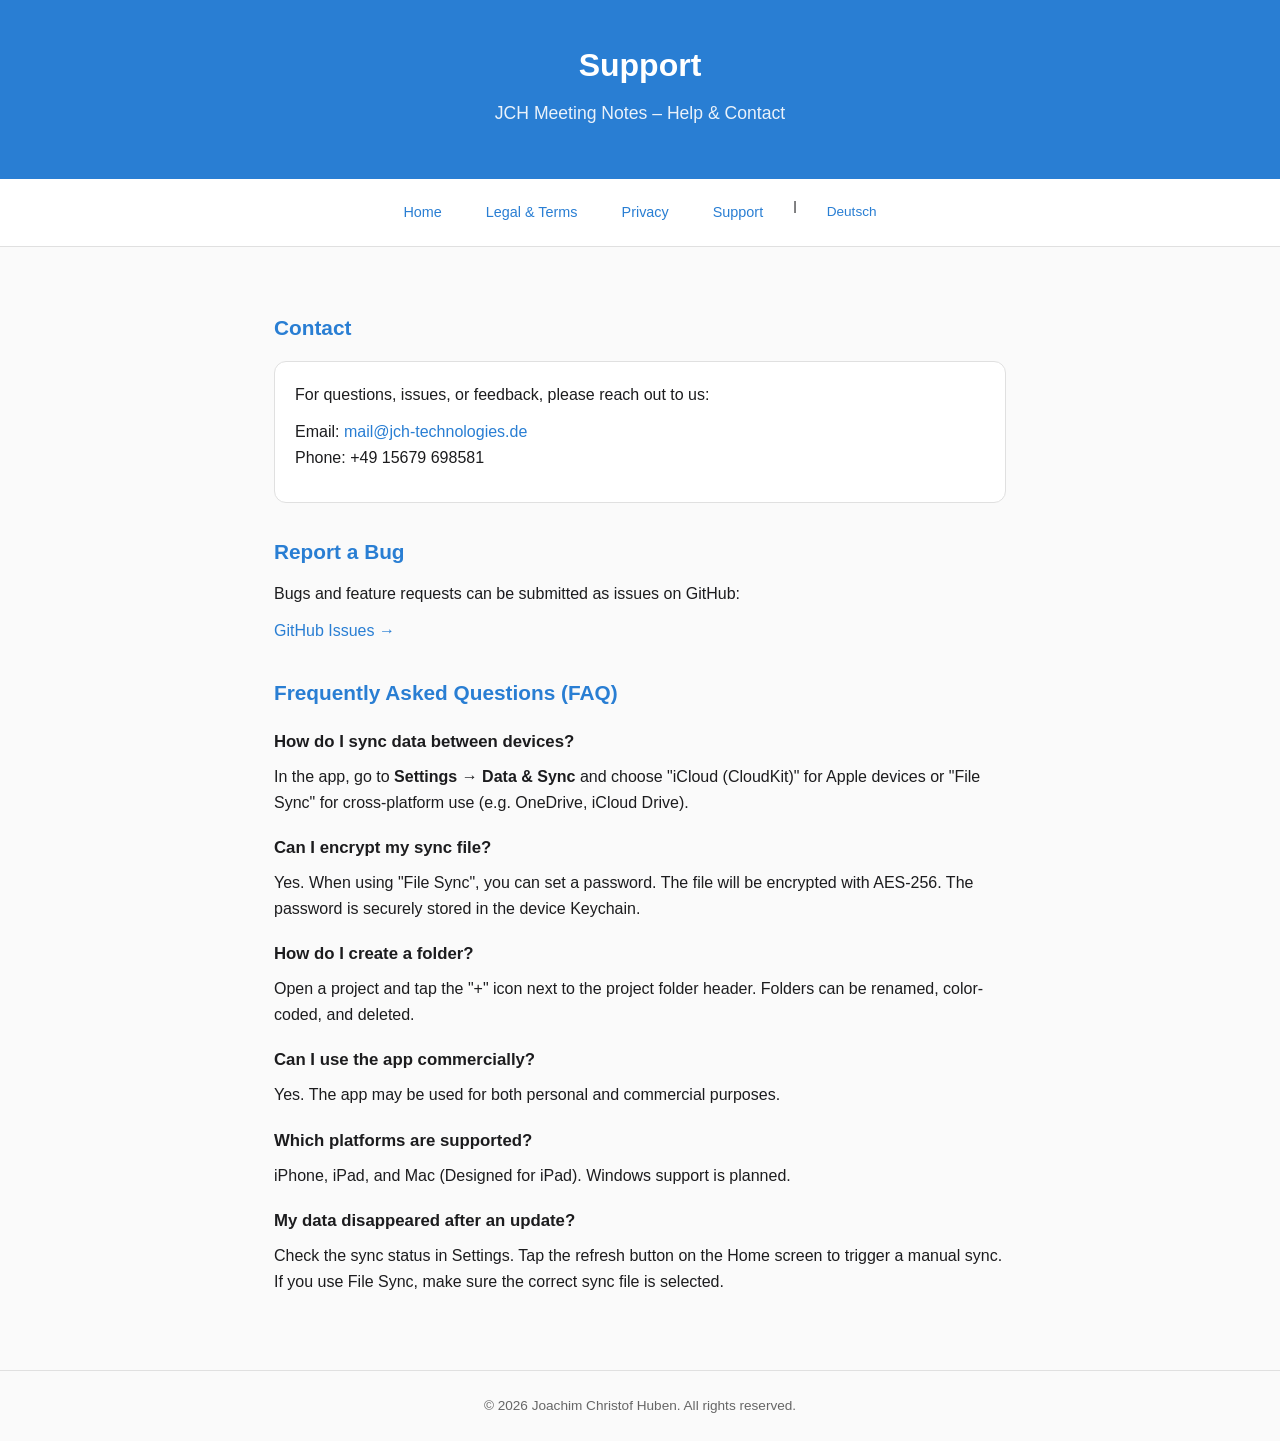
<file: docs/support_en.html>
<!DOCTYPE html>
<html lang="en">
<head>
  <meta charset="UTF-8">
  <meta name="viewport" content="width=device-width, initial-scale=1.0">
  <title>Support – JCH Meeting Notes</title>
  <link rel="stylesheet" href="style.css">
</head>
<body>
  <header>
    <h1>Support</h1>
    <p>JCH Meeting Notes – Help &amp; Contact</p>
  </header>
  <nav>
    <a href="index_en.html">Home</a>
    <a href="legal.html">Legal &amp; Terms</a>
    <a href="privacy.html">Privacy</a>
    <a href="support_en.html">Support</a>
    <span class="lang-switch">|</span>
    <a href="support.html" class="lang-switch">Deutsch</a>
  </nav>
  <main>
    <h2>Contact</h2>
    <div class="card">
      <p>For questions, issues, or feedback, please reach out to us:</p>
      <p>Email: <a href="mailto:mail@jch-technologies.de">mail@jch-technologies.de</a><br>
      Phone: +49 15679 698581</p>
    </div>

    <h2>Report a Bug</h2>
    <p>Bugs and feature requests can be submitted as issues on GitHub:</p>
    <p><a href="https://github.com/jch-technologies/jch_meeting_notes/issues" target="_blank">GitHub Issues &rarr;</a></p>

    <h2>Frequently Asked Questions (FAQ)</h2>

    <h3>How do I sync data between devices?</h3>
    <p>In the app, go to <strong>Settings &rarr; Data &amp; Sync</strong> and choose "iCloud (CloudKit)" for Apple devices or "File Sync" for cross-platform use (e.g. OneDrive, iCloud Drive).</p>

    <h3>Can I encrypt my sync file?</h3>
    <p>Yes. When using "File Sync", you can set a password. The file will be encrypted with AES-256. The password is securely stored in the device Keychain.</p>

    <h3>How do I create a folder?</h3>
    <p>Open a project and tap the "+" icon next to the project folder header. Folders can be renamed, color-coded, and deleted.</p>

    <h3>Can I use the app commercially?</h3>
    <p>Yes. The app may be used for both personal and commercial purposes.</p>

    <h3>Which platforms are supported?</h3>
    <p>iPhone, iPad, and Mac (Designed for iPad). Windows support is planned.</p>

    <h3>My data disappeared after an update?</h3>
    <p>Check the sync status in Settings. Tap the refresh button on the Home screen to trigger a manual sync. If you use File Sync, make sure the correct sync file is selected.</p>
  </main>
  <footer>&copy; 2026 Joachim Christof Huben. All rights reserved.</footer>
</body>
</html>
</file>
<file: docs/style.css>
:root {
  --primary: #297ED3;
  --bg: #fafafa;
  --text: #1c1c1e;
  --muted: #666;
  --card-bg: #fff;
  --border: #e0e0e0;
  --radius: 12px;
}
@media (prefers-color-scheme: dark) {
  :root {
    --bg: #1c1b1f;
    --text: #e6e1e5;
    --muted: #aaa;
    --card-bg: #2b2930;
    --border: #3a3a3c;
  }
}
* { margin: 0; padding: 0; box-sizing: border-box; }
body {
  font-family: -apple-system, BlinkMacSystemFont, 'Segoe UI', Roboto, sans-serif;
  background: var(--bg);
  color: var(--text);
  line-height: 1.6;
  padding: 0;
}
a { color: var(--primary); text-decoration: none; }
a:hover { text-decoration: underline; }
header {
  background: var(--primary);
  color: #fff;
  padding: 40px 24px;
  text-align: center;
}
header h1 { font-size: 2rem; margin-bottom: 8px; }
header p { opacity: 0.9; font-size: 1.1rem; }
nav {
  display: flex;
  justify-content: center;
  gap: 16px;
  padding: 16px;
  flex-wrap: wrap;
  border-bottom: 1px solid var(--border);
  background: var(--card-bg);
}
nav a {
  padding: 6px 14px;
  border-radius: 8px;
  font-size: 0.9rem;
}
nav a:hover { background: var(--primary); color: #fff; text-decoration: none; }
.lang-switch { font-size: 0.85rem; }
main {
  max-width: 780px;
  margin: 0 auto;
  padding: 32px 24px 64px;
}
h2 { margin: 32px 0 12px; color: var(--primary); font-size: 1.3rem; }
h3 { margin: 20px 0 8px; font-size: 1.05rem; }
p, ul, ol { margin-bottom: 12px; }
ul { padding-left: 20px; }
.card {
  background: var(--card-bg);
  border: 1px solid var(--border);
  border-radius: var(--radius);
  padding: 20px;
  margin: 16px 0;
}
.features { display: grid; grid-template-columns: repeat(auto-fit, minmax(220px, 1fr)); gap: 16px; margin: 24px 0; }
.feature-card {
  background: var(--card-bg);
  border: 1px solid var(--border);
  border-radius: var(--radius);
  padding: 20px;
  text-align: center;
}
.feature-card .icon { font-size: 2rem; margin-bottom: 8px; }
footer {
  text-align: center;
  padding: 24px;
  color: var(--muted);
  font-size: 0.85rem;
  border-top: 1px solid var(--border);
}
</file>
